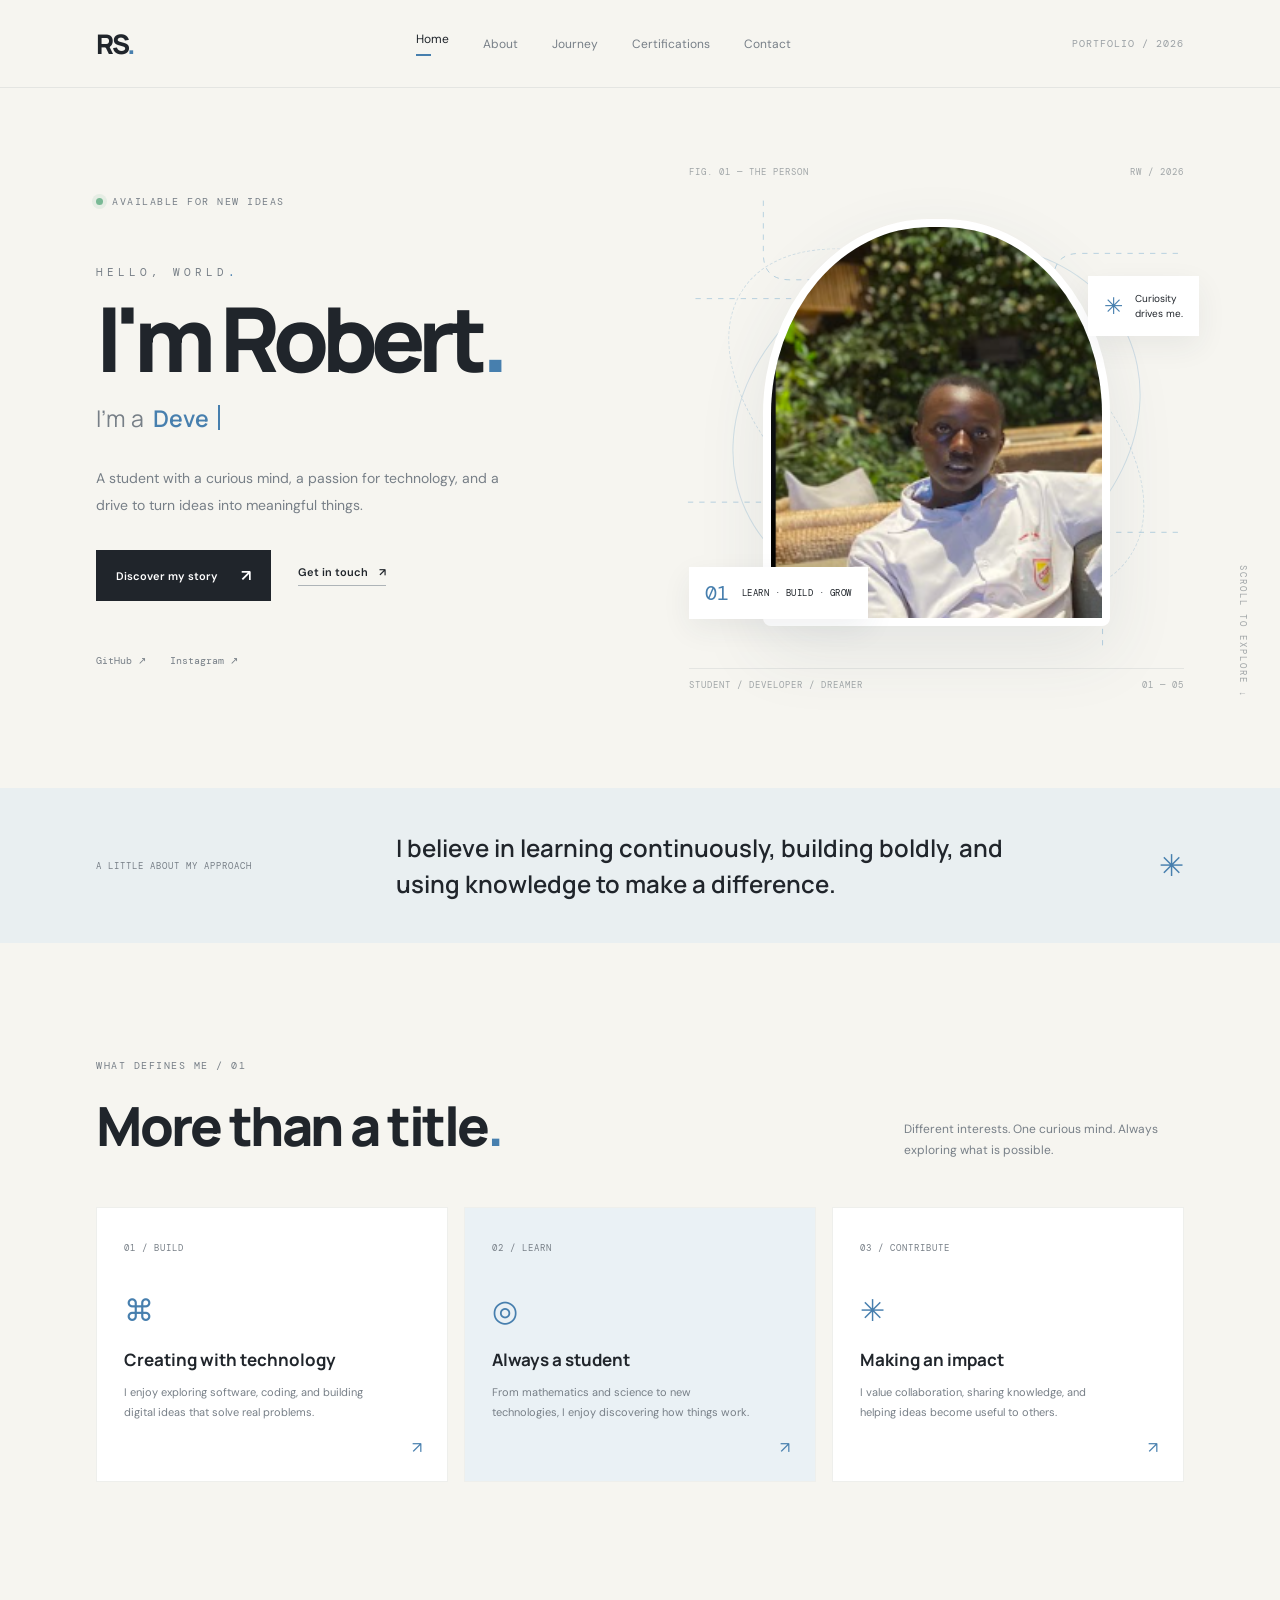
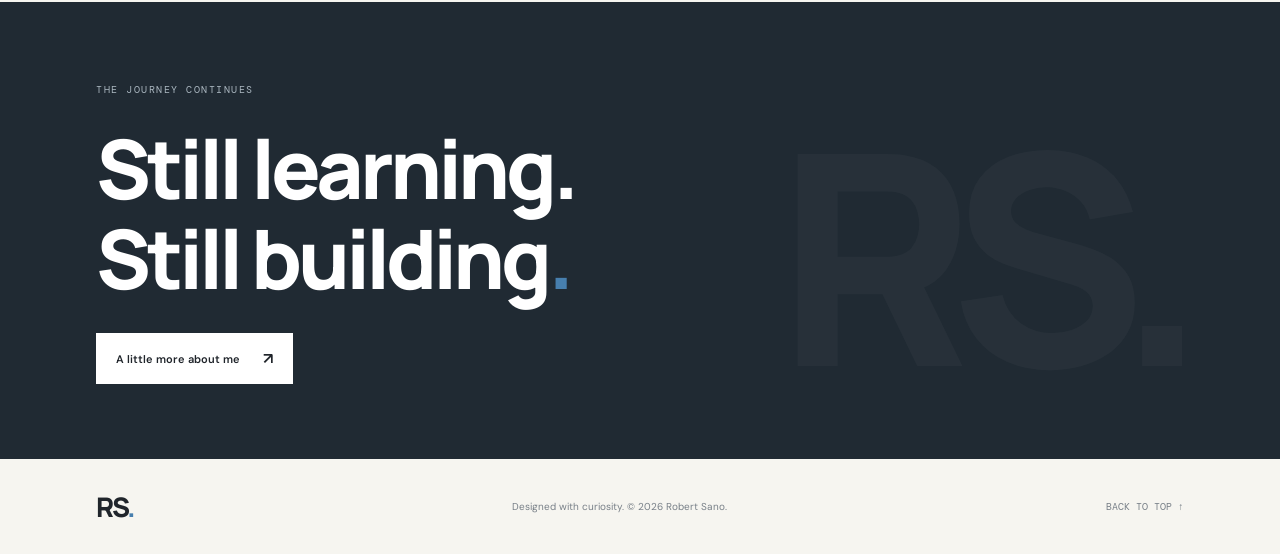
<file: index.html>
<!DOCTYPE html>
<html lang="en">
<head>
  <meta charset="UTF-8">
  <meta name="viewport" content="width=device-width, initial-scale=1.0">
  <meta name="theme-color" content="#f6f5f0">
  <meta name="description" content="The personal portfolio of Robert Sano — student, developer and innovator.">
  <title>Robert Sano — Portfolio</title>
  <link rel="preconnect" href="https://fonts.googleapis.com">
  <link rel="preconnect" href="https://fonts.gstatic.com" crossorigin>
  <link href="https://fonts.googleapis.com/css2?family=DM+Mono:wght@400;500&family=DM+Sans:wght@400;500;600;700&family=Manrope:wght@400;500;600;700;800&display=swap" rel="stylesheet">
  <link rel="stylesheet" href="style.css">
</head>
<body>

  <div class="loader" id="loader">
    <span>RS<span class="blue-dot">.</span></span>
    <div class="loader-line"><i></i></div>
  </div>

  <header class="site-header">
    <a class="logo" href="index.html">RS<span>.</span></a>

    <button class="menu-toggle" id="menuToggle" aria-label="Open navigation" aria-expanded="false">
      <span></span><span></span>
    </button>

    <nav class="navigation" id="navigation">
      <a class="active" href="index.html">Home</a>
      <a href="about.html">About</a>
      <a href="journey.html">Journey</a>
      <a href="certifications.html">Certifications</a>
      <a href="contact.html">Contact</a>
    </nav>
    <span class="header-index">PORTFOLIO / 2026</span>
  </header>

  <main>
    <section class="hero section-wrap">
      <div class="hero-copy">
        <div class="eyebrow"><span class="status-dot"></span> AVAILABLE FOR NEW IDEAS</div>

        <p class="hero-intro">HELLO, WORLD<span class="blue-dot">.</span></p>

        <h1>I'm Robert<span class="blue-dot">.</span></h1>

        <div class="role-line">
          <span class="role-prefix">I'm a</span>
          <span class="typed-role" id="typedRole">Developer</span>
          <span class="typing-cursor"></span>
        </div>

        <p class="hero-description">
          A student with a curious mind, a passion for technology,
          and a drive to turn ideas into meaningful things.
        </p>

        <div class="hero-actions">
          <a class="button button-primary" href="about.html">Discover my story <span>↗</span></a>
          <a class="text-link" href="contact.html">Get in touch <span>↗</span></a>
        </div>

        <div class="social-links">
          <a href="https://github.com/robertsanouwitonze-hub" target="_blank" rel="noopener noreferrer">GitHub ↗</a>
          <a href="https://instagram.com/" target="_blank" rel="noopener noreferrer">Instagram ↗</a>
        </div>
      </div>

      <div class="hero-visual">
        <div class="visual-topline">
          <span>FIG. 01 — THE PERSON</span>
          <span>RW / 2026</span>
        </div>

        <div class="portrait-stage">
          <svg class="circuit circuit-back" viewBox="0 0 600 650" fill="none" aria-hidden="true">
            <path d="M-20 160 H110 Q145 160 145 195 V250 Q145 285 180 285 H230" />
            <path d="M620 100 H490 Q455 100 455 135 V190 Q455 225 420 225 H380" />
            <path d="M-30 430 H70 Q110 430 110 390 V350 Q110 310 150 310 H190" />
            <path d="M620 470 H500 Q460 470 460 430 V390 Q460 350 420 350 H390" />
            <path d="M70 30 V100 Q70 135 105 135 H145" />
            <path d="M520 620 V550 Q520 515 485 515 H450" />
            <circle cx="230" cy="285" r="5"/><circle cx="380" cy="225" r="5"/>
            <circle cx="190" cy="310" r="5"/><circle cx="390" cy="350" r="5"/>
          </svg>

          <div class="portrait-frame">
            <div class="portrait-placeholder" id="portraitPlaceholder">
              <span>YOUR<br>PORTRAIT</span>
              <small>Add profile.png</small>
            </div>
            <img src="profile.png" alt="Portrait of Robert Sano" id="profileImage">
          </div>

          <div class="orbit orbit-one"></div>
          <div class="orbit orbit-two"></div>

          <div class="floating-note note-top">
            <span class="note-symbol">✳</span>
            <span>Curiosity<br>drives me.</span>
          </div>
          <div class="floating-note note-bottom">
            <span class="note-number">01</span>
            <span>LEARN · BUILD · GROW</span>
          </div>
        </div>

        <div class="visual-bottomline">
          <span>STUDENT / DEVELOPER / DREAMER</span>
          <span>01 — 05</span>
        </div>
      </div>

      <div class="hero-side-label">SCROLL TO EXPLORE ↓</div>
    </section>

    <section class="intro-strip">
      <div class="strip-label">A LITTLE ABOUT MY APPROACH</div>
      <p>I believe in learning continuously, building boldly, and using knowledge to make a difference.</p>
      <span class="strip-mark">✳</span>
    </section>

    <section class="highlights section-wrap">
      <div class="section-heading">
        <div>
          <span class="eyebrow">WHAT DEFINES ME / 01</span>
          <h2>More than a title<span class="blue-dot">.</span></h2>
        </div>
        <p>Different interests. One curious mind. Always exploring what is possible.</p>
      </div>

      <div class="highlight-grid">
        <article class="highlight-card">
          <span class="card-index">01 / BUILD</span>
          <div class="card-icon">⌘</div>
          <h3>Creating with technology</h3>
          <p>I enjoy exploring software, coding, and building digital ideas that solve real problems.</p>
          <span class="card-arrow">↗</span>
        </article>

        <article class="highlight-card highlight-blue">
          <span class="card-index">02 / LEARN</span>
          <div class="card-icon">◎</div>
          <h3>Always a student</h3>
          <p>From mathematics and science to new technologies, I enjoy discovering how things work.</p>
          <span class="card-arrow">↗</span>
        </article>

        <article class="highlight-card">
          <span class="card-index">03 / CONTRIBUTE</span>
          <div class="card-icon">✳</div>
          <h3>Making an impact</h3>
          <p>I value collaboration, sharing knowledge, and helping ideas become useful to others.</p>
          <span class="card-arrow">↗</span>
        </article>
      </div>
    </section>

    <section class="closing-section">
      <div class="closing-inner">
        <span class="eyebrow">THE JOURNEY CONTINUES</span>
        <h2>Still learning.<br>Still building<span class="blue-dot">.</span></h2>
        <a href="about.html" class="button button-light">A little more about me <span>↗</span></a>
        <div class="closing-decoration">RS<span>.</span></div>
      </div>
    </section>
  </main>

  <footer class="site-footer">
    <a class="logo" href="index.html">RS<span>.</span></a>
    <p>Designed with curiosity. © <span id="year"></span> Robert Sano.</p>
    <a href="#top" class="back-top">BACK TO TOP ↑</a>
  </footer>

  <script src="script.js"></script>
</body>
</html>
</file>
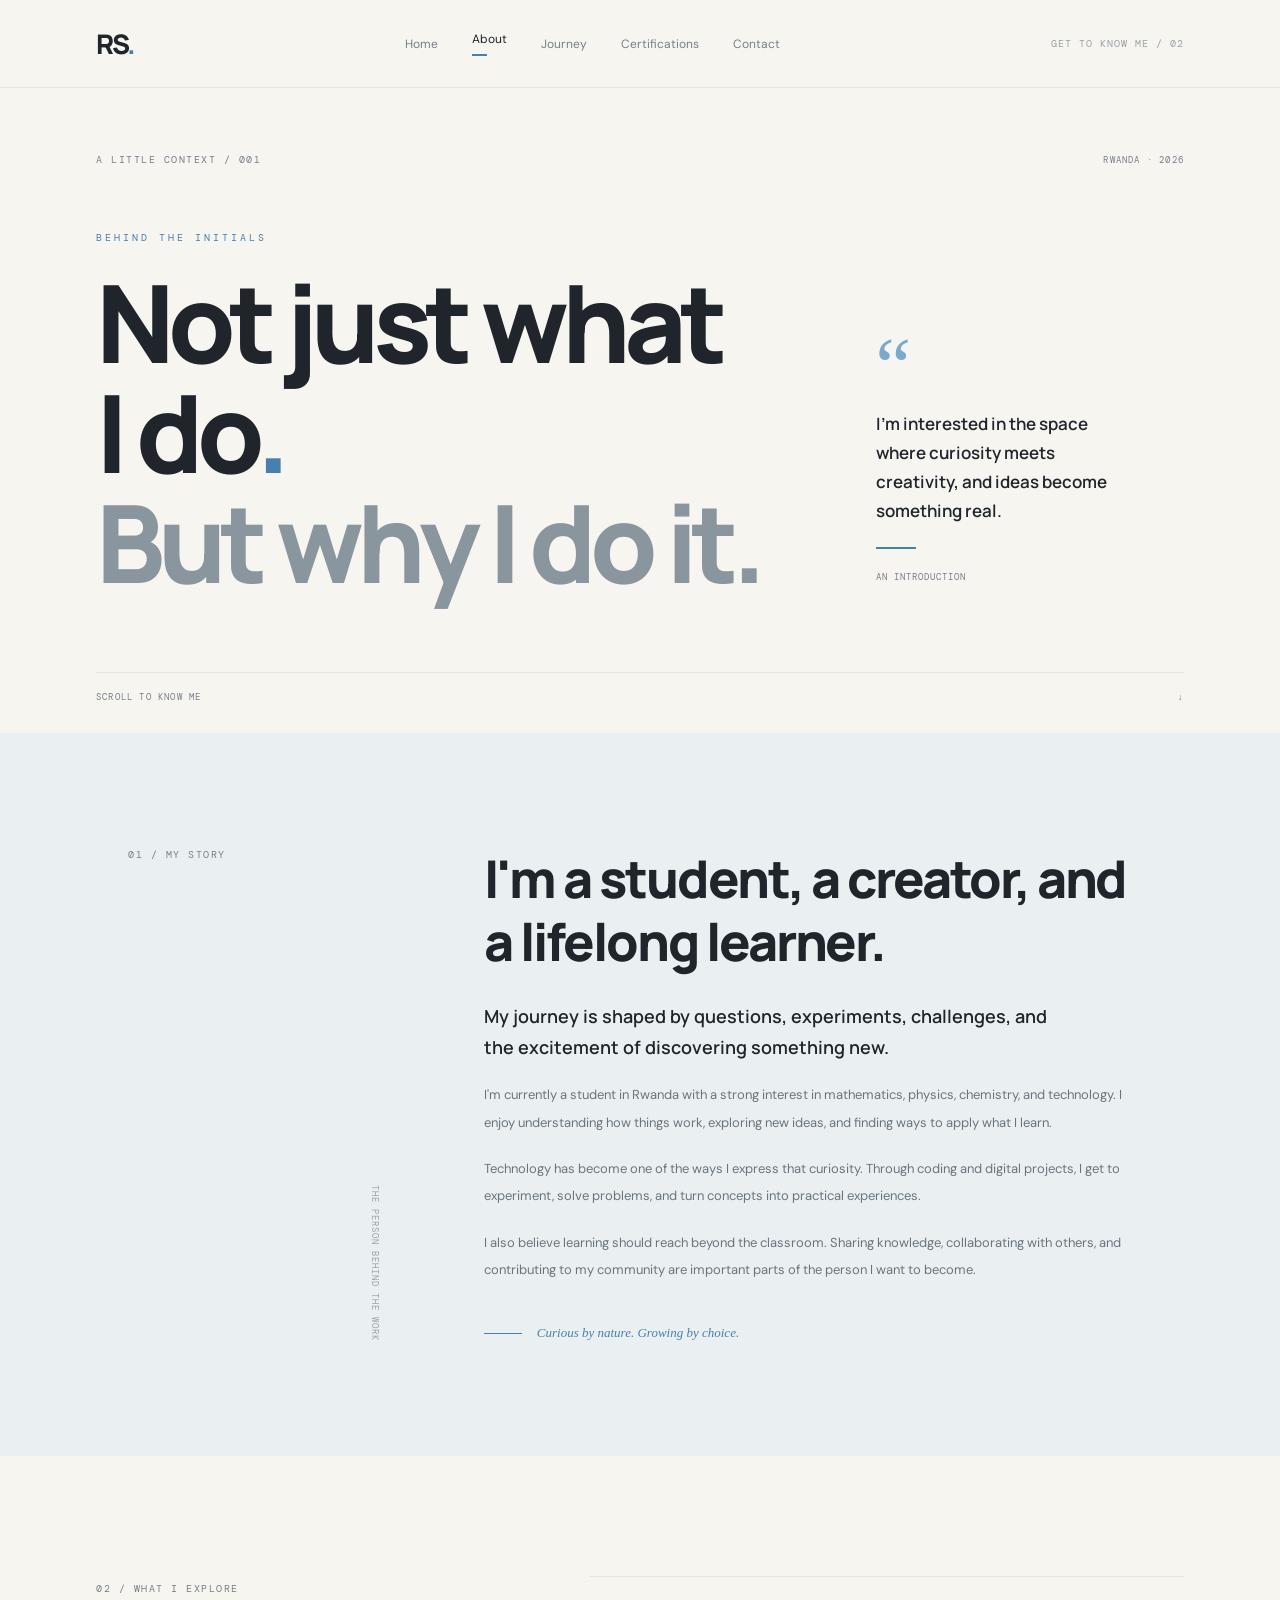
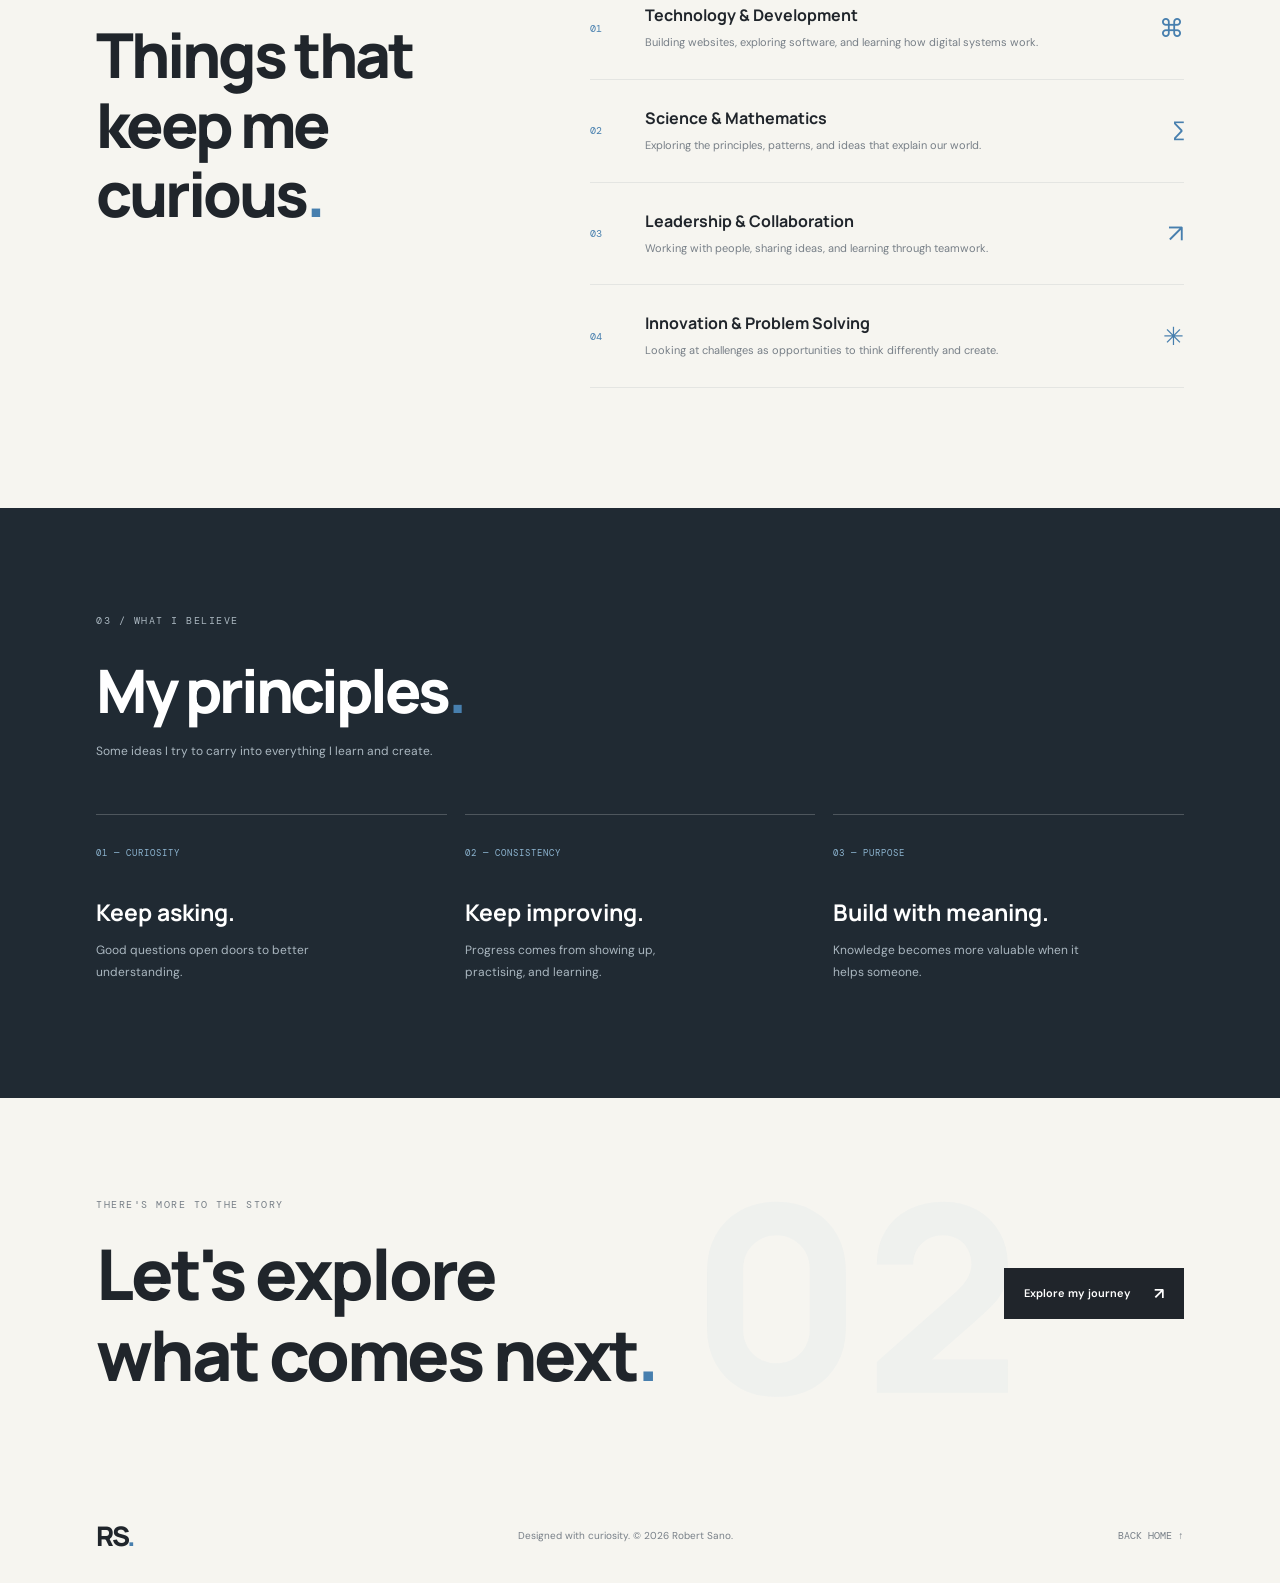
<file: about.html>
<!DOCTYPE html>
<html lang="en">
<head>
  <meta charset="UTF-8">
  <meta name="viewport" content="width=device-width, initial-scale=1.0">
  <meta name="theme-color" content="#f6f5f0">
  <meta name="description" content="Learn more about Robert Sano, his interests, values and journey.">
  <title>About — Robert Sano</title>
  <link rel="preconnect" href="https://fonts.googleapis.com">
  <link rel="preconnect" href="https://fonts.gstatic.com" crossorigin>
  <link href="https://fonts.googleapis.com/css2?family=DM+Mono:wght@400;500&family=DM+Sans:wght@400;500;600;700&family=Manrope:wght@400;500;600;700;800&display=swap" rel="stylesheet">
  <link rel="stylesheet" href="style.css">
  <link rel="stylesheet" href="about.css">
</head>
<body>

  <header class="site-header">
    <a class="logo" href="index.html">RS<span>.</span></a>

    <button class="menu-toggle" id="menuToggle" aria-label="Open navigation" aria-expanded="false">
      <span></span><span></span>
    </button>

    <nav class="navigation" id="navigation">
      <a href="index.html">Home</a>
      <a class="active" href="about.html">About</a>
      <a href="journey.html">Journey</a>
      <a href="certifications.html">Certifications</a>
      <a href="contact.html">Contact</a>
    </nav>
    <span class="header-index">GET TO KNOW ME / 02</span>
  </header>

  <main class="about-page">

    <section class="about-opening">
      <div class="about-opening-top">
        <span class="eyebrow">A LITTLE CONTEXT / 001</span>
        <span class="about-date">RWANDA · 2026</span>
      </div>

      <div class="about-opening-content">
        <div class="about-heading">
          <p class="about-kicker">BEHIND THE INITIALS</p>
          <h1>Not just what<br>I do<span class="blue-dot">.</span><br><em>But why I do it.</em></h1>
        </div>

        <div class="about-side-note">
          <span class="side-note-mark">“</span>
          <p>I'm interested in the space where curiosity meets creativity, and ideas become something real.</p>
          <span class="side-note-line"></span>
          <small>AN INTRODUCTION</small>
        </div>
      </div>

      <div class="about-bottom-label">
        <span>SCROLL TO KNOW ME</span>
        <span>↓</span>
      </div>
    </section>

    <section class="about-story">
      <div class="story-label">
        <span class="eyebrow">01 / MY STORY</span>
        <span class="story-vertical">THE PERSON BEHIND THE WORK</span>
      </div>

      <div class="story-content">
        <h2>I'm a student, a creator, and a lifelong learner.</h2>

        <p class="story-lead">
          My journey is shaped by questions, experiments, challenges,
          and the excitement of discovering something new.
        </p>

        <p>
          I'm currently a student in Rwanda with a strong interest in
          mathematics, physics, chemistry, and technology. I enjoy
          understanding how things work, exploring new ideas, and
          finding ways to apply what I learn.
        </p>

        <p>
          Technology has become one of the ways I express that curiosity.
          Through coding and digital projects, I get to experiment,
          solve problems, and turn concepts into practical experiences.
        </p>

        <p>
          I also believe learning should reach beyond the classroom.
          Sharing knowledge, collaborating with others, and contributing
          to my community are important parts of the person I want to become.
        </p>

        <div class="story-signature">
          <span class="signature-line"></span>
          <span>Curious by nature. Growing by choice.</span>
        </div>
      </div>
    </section>

    <section class="about-interests">
      <div class="interests-heading">
        <span class="eyebrow">02 / WHAT I EXPLORE</span>
        <h2>Things that<br>keep me curious<span class="blue-dot">.</span></h2>
      </div>

      <div class="interest-list">
        <article class="interest-row">
          <span class="interest-number">01</span>
          <div>
            <h3>Technology & Development</h3>
            <p>Building websites, exploring software, and learning how digital systems work.</p>
          </div>
          <span class="interest-symbol">⌘</span>
        </article>

        <article class="interest-row">
          <span class="interest-number">02</span>
          <div>
            <h3>Science & Mathematics</h3>
            <p>Exploring the principles, patterns, and ideas that explain our world.</p>
          </div>
          <span class="interest-symbol">∑</span>
        </article>

        <article class="interest-row">
          <span class="interest-number">03</span>
          <div>
            <h3>Leadership & Collaboration</h3>
            <p>Working with people, sharing ideas, and learning through teamwork.</p>
          </div>
          <span class="interest-symbol">↗</span>
        </article>

        <article class="interest-row">
          <span class="interest-number">04</span>
          <div>
            <h3>Innovation & Problem Solving</h3>
            <p>Looking at challenges as opportunities to think differently and create.</p>
          </div>
          <span class="interest-symbol">✳</span>
        </article>
      </div>
    </section>

    <section class="principles-section">
      <div class="principles-intro">
        <span class="eyebrow">03 / WHAT I BELIEVE</span>
        <h2>My principles<span class="blue-dot">.</span></h2>
        <p>Some ideas I try to carry into everything I learn and create.</p>
      </div>

      <div class="principles-grid">
        <article class="principle">
          <span>01 — CURIOSITY</span>
          <h3>Keep asking.</h3>
          <p>Good questions open doors to better understanding.</p>
        </article>

        <article class="principle">
          <span>02 — CONSISTENCY</span>
          <h3>Keep improving.</h3>
          <p>Progress comes from showing up, practising, and learning.</p>
        </article>

        <article class="principle">
          <span>03 — PURPOSE</span>
          <h3>Build with meaning.</h3>
          <p>Knowledge becomes more valuable when it helps someone.</p>
        </article>
      </div>
    </section>

    <section class="about-next">
      <div>
        <span class="eyebrow">THERE'S MORE TO THE STORY</span>
        <h2>Let's explore<br>what comes next<span class="blue-dot">.</span></h2>
      </div>
      <a class="button button-primary" href="journey.html">Explore my journey <span>↗</span></a>
      <span class="next-decoration">02</span>
    </section>

  </main>

  <footer class="site-footer">
    <a class="logo" href="index.html">RS<span>.</span></a>
    <p>Designed with curiosity. © <span id="year"></span> Robert Sano.</p>
    <a href="index.html" class="back-top">BACK HOME ↑</a>
  </footer>

  <script src="script.js"></script>
  <script src="about.js"></script>
</body>
</html>
</file>
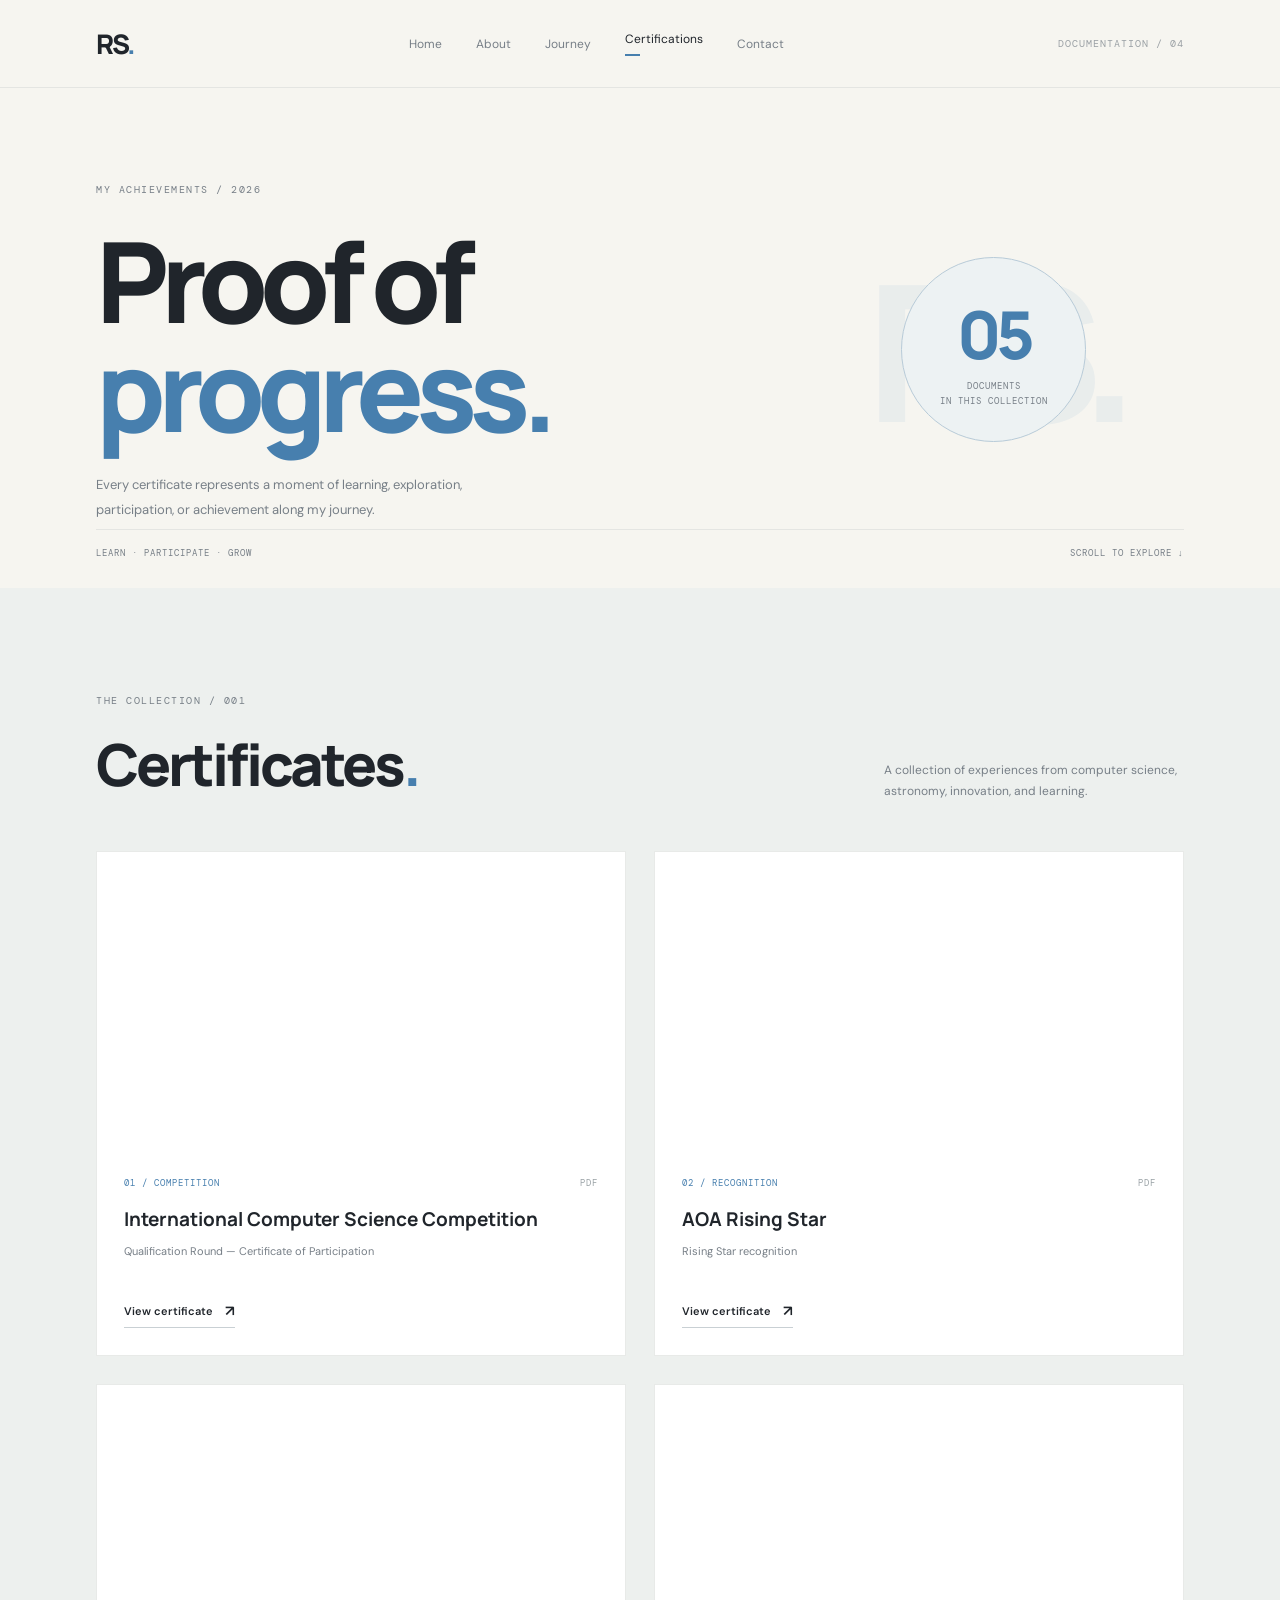
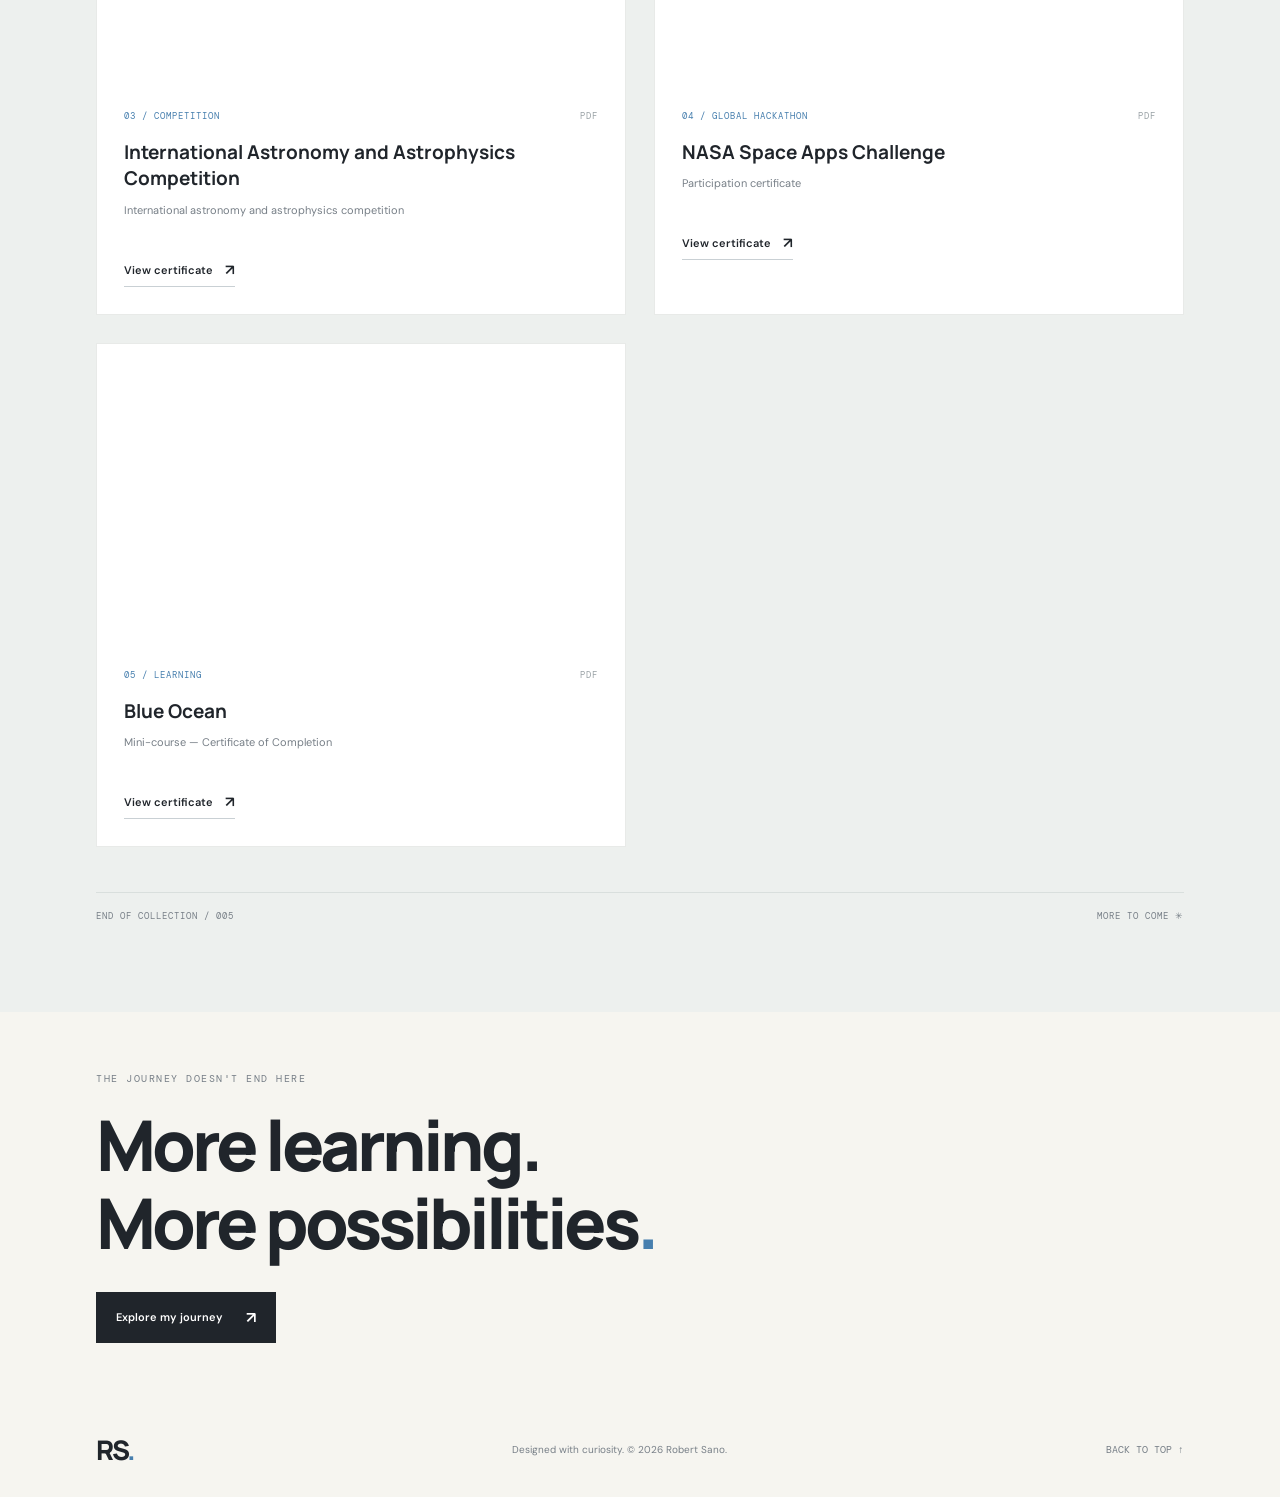
<file: certifications.html>
<!DOCTYPE html>
<html lang="en">
<head>
  <meta charset="UTF-8">
  <meta name="viewport" content="width=device-width, initial-scale=1.0">
  <meta name="theme-color" content="#f6f5f0">
  <meta name="description" content="Certificates, competitions and learning achievements of Robert Sano.">
  <title>Certifications — Robert Sano</title>

  <link rel="preconnect" href="https://fonts.googleapis.com">
  <link rel="preconnect" href="https://fonts.gstatic.com" crossorigin>
  <link href="https://fonts.googleapis.com/css2?family=DM+Mono:wght@400;500&family=DM+Sans:wght@400;500;600;700&family=Manrope:wght@400;500;600;700;800&display=swap" rel="stylesheet">

  <link rel="stylesheet" href="style.css">
  <link rel="stylesheet" href="certifications.css">
</head>

<body>

<header class="site-header">
  <a class="logo" href="index.html">RS<span>.</span></a>

  <button class="menu-toggle" id="menuToggle" aria-label="Open navigation" aria-expanded="false">
    <span></span><span></span>
  </button>

  <nav class="navigation" id="navigation">
    <a href="index.html">Home</a>
    <a href="about.html">About</a>
    <a href="journey.html">Journey</a>
    <a class="active" href="certifications.html">Certifications</a>
    <a href="contact.html">Contact</a>
  </nav>

  <span class="header-index">DOCUMENTATION / 04</span>
</header>

<main class="cert-page">

  <section class="cert-hero">
    <div class="cert-hero-left">
      <span class="eyebrow">MY ACHIEVEMENTS / 2026</span>

      <h1>
        Proof of<br>
        <span>progress.</span>
      </h1>

      <p>
        Every certificate represents a moment of learning,
        exploration, participation, or achievement along my journey.
      </p>
    </div>

    <div class="cert-hero-right">
      <div class="cert-counter">
        <span class="counter-number">05</span>
        <span class="counter-label">DOCUMENTS<br>IN THIS COLLECTION</span>
      </div>
      <div class="counter-decoration">RS<span>.</span></div>
    </div>

    <div class="cert-hero-footer">
      <span>LEARN · PARTICIPATE · GROW</span>
      <span>SCROLL TO EXPLORE ↓</span>
    </div>
  </section>

  <section class="cert-gallery">

    <div class="gallery-heading">
      <div>
        <span class="eyebrow">THE COLLECTION / 001</span>
        <h2>Certificates<span class="blue-dot">.</span></h2>
      </div>

      <p>
        A collection of experiences from computer science,
        astronomy, innovation, and learning.
      </p>
    </div>

    <div class="cert-grid">

      <!-- ICSC -->
      <article class="cert-card">
        <a class="cert-preview" href="certificates/icsc.pdf" target="_blank" rel="noopener noreferrer" aria-label="Open ICSC certificate">
          <div class="pdf-frame">
            <iframe src="certificates/icsc.pdf#page=1&view=FitH&toolbar=0&navpanes=0" title="ICSC certificate preview" loading="lazy"></iframe>
          </div>
          <span class="preview-open">OPEN DOCUMENT ↗</span>
        </a>

        <div class="cert-details">
          <div class="cert-meta">
            <span>01 / COMPETITION</span>
            <span>PDF</span>
          </div>
          <h3>International Computer Science Competition</h3>
          <p>Qualification Round — Certificate of Participation</p>
          <a href="certificates/icsc.pdf" target="_blank" rel="noopener noreferrer" class="cert-link">
            View certificate <span>↗</span>
          </a>
        </div>
      </article>

      <!-- AOA -->
      <article class="cert-card">
        <a class="cert-preview" href="certificates/aoa.pdf" target="_blank" rel="noopener noreferrer" aria-label="Open AOA Rising Star certificate">
          <div class="pdf-frame">
            <iframe src="certificates/aoa.pdf#page=1&view=FitH&toolbar=0&navpanes=0" title="AOA Rising Star certificate preview" loading="lazy"></iframe>
          </div>
          <span class="preview-open">OPEN DOCUMENT ↗</span>
        </a>

        <div class="cert-details">
          <div class="cert-meta">
            <span>02 / RECOGNITION</span>
            <span>PDF</span>
          </div>
          <h3>AOA Rising Star</h3>
          <p>Rising Star recognition</p>
          <a href="certificates/aoa.pdf" target="_blank" rel="noopener noreferrer" class="cert-link">
            View certificate <span>↗</span>
          </a>
        </div>
      </article>

      <!-- IAAC -->
      <article class="cert-card">
        <a class="cert-preview" href="certificates/iaac.pdf" target="_blank" rel="noopener noreferrer" aria-label="Open IAAC certificate">
          <div class="pdf-frame">
            <iframe src="certificates/iaac.pdf#page=1&view=FitH&toolbar=0&navpanes=0" title="IAAC certificate preview" loading="lazy"></iframe>
          </div>
          <span class="preview-open">OPEN DOCUMENT ↗</span>
        </a>

        <div class="cert-details">
          <div class="cert-meta">
            <span>03 / COMPETITION</span>
            <span>PDF</span>
          </div>
          <h3>International Astronomy and Astrophysics Competition</h3>
          <p>International astronomy and astrophysics competition</p>
          <a href="certificates/iaac.pdf" target="_blank" rel="noopener noreferrer" class="cert-link">
            View certificate <span>↗</span>
          </a>
        </div>
      </article>

      <!-- NASA -->
      <article class="cert-card">
        <a class="cert-preview" href="certificates/nasa.pdf" target="_blank" rel="noopener noreferrer" aria-label="Open NASA Space Apps certificate">
          <div class="pdf-frame">
            <iframe src="certificates/nasa.pdf#page=1&view=FitH&toolbar=0&navpanes=0" title="NASA Space Apps certificate preview" loading="lazy"></iframe>
          </div>
          <span class="preview-open">OPEN DOCUMENT ↗</span>
        </a>

        <div class="cert-details">
          <div class="cert-meta">
            <span>04 / GLOBAL HACKATHON</span>
            <span>PDF</span>
          </div>
          <h3>NASA Space Apps Challenge</h3>
          <p>Participation certificate</p>
          <a href="certificates/nasa.pdf" target="_blank" rel="noopener noreferrer" class="cert-link">
            View certificate <span>↗</span>
          </a>
        </div>
      </article>

      <!-- BLUE OCEAN -->
      <article class="cert-card">
        <a class="cert-preview" href="certificates/blueocean.pdf" target="_blank" rel="noopener noreferrer" aria-label="Open Blue Ocean certificate">
          <div class="pdf-frame">
            <iframe src="certificates/blueocean.pdf#page=1&view=FitH&toolbar=0&navpanes=0" title="Blue Ocean certificate preview" loading="lazy"></iframe>
          </div>
          <span class="preview-open">OPEN DOCUMENT ↗</span>
        </a>

        <div class="cert-details">
          <div class="cert-meta">
            <span>05 / LEARNING</span>
            <span>PDF</span>
          </div>
          <h3>Blue Ocean</h3>
          <p>Mini-course — Certificate of Completion</p>
          <a href="certificates/blueocean.pdf" target="_blank" rel="noopener noreferrer" class="cert-link">
            View certificate <span>↗</span>
          </a>
        </div>
      </article>

    </div>

    <div class="gallery-end">
      <span>END OF COLLECTION / 005</span>
      <span>MORE TO COME ✳</span>
    </div>
  </section>

  <section class="cert-bottom">
    <span class="eyebrow">THE JOURNEY DOESN'T END HERE</span>
    <h2>More learning.<br>More possibilities<span class="blue-dot">.</span></h2>
    <a href="journey.html" class="button button-primary">
      Explore my journey <span>↗</span>
    </a>
  </section>

</main>

<footer class="site-footer">
  <a class="logo" href="index.html">RS<span>.</span></a>
  <p>Designed with curiosity. © <span id="year"></span> Robert Sano.</p>
  <a href="#" class="back-top">BACK TO TOP ↑</a>
</footer>

<script src="script.js"></script>

</body>
</html>
</file>
<file: style.css>
:root {
  --paper: #f6f5f0;
  --white: #fff;
  --ink: #20252b;
  --muted: #777f87;
  --blue: #79a9d2;
  --blue-dark: #477fae;
  --line: #e4e5e2;
  --mono: "DM Mono", monospace;
  --sans: "DM Sans", sans-serif;
  --display: "Manrope", sans-serif;
}

* { margin: 0; padding: 0; box-sizing: border-box; }
html { scroll-behavior: smooth; }
body { background: var(--paper); color: var(--ink); font-family: var(--sans); overflow-x: hidden; }
a { color: inherit; text-decoration: none; }
button { font: inherit; }
.blue-dot, .logo span { color: var(--blue-dark); }

.loader {
  position: fixed; inset: 0; z-index: 1000; background: var(--paper);
  display: flex; flex-direction: column; align-items: center; justify-content: center;
  gap: 20px; transition: opacity .6s ease, visibility .6s ease;
}
.loader.hidden { opacity: 0; visibility: hidden; }
.loader > span { font: 800 42px var(--display); }
.loader-line { width: 110px; height: 2px; background: #ddd; overflow: hidden; }
.loader-line i { display: block; width: 100%; height: 100%; background: var(--blue-dark); animation: load 1s ease forwards; }
@keyframes load { from { transform: translateX(-100%); } to { transform: translateX(0); } }

.site-header {
  height: 88px; padding: 0 7.5%; display: flex; align-items: center;
  justify-content: space-between; border-bottom: 1px solid var(--line);
  position: relative; z-index: 20;
}
.logo { font: 800 27px var(--display); letter-spacing: -2px; }
.navigation { display: flex; gap: 34px; align-items: center; }
.navigation a { font-size: 12px; color: var(--muted); transition: color .25s; }
.navigation a:hover, .navigation a.active { color: var(--ink); }
.navigation a.active::after { content: ""; display: block; height: 2px; width: 15px; background: var(--blue-dark); margin-top: 7px; }
.header-index { font: 10px var(--mono); color: #9ba1a5; letter-spacing: 1px; }
.menu-toggle { display: none; }

.section-wrap { width: min(1180px, 85%); margin: auto; }
.hero { min-height: 700px; display: grid; grid-template-columns: 1.05fr .95fr; align-items: center; gap: 45px; position: relative; padding-top: 55px; padding-bottom: 75px; }
.hero-copy { position: relative; z-index: 2; animation: rise .8s .2s both; }
.eyebrow { font: 10px var(--mono); letter-spacing: 1.5px; color: var(--muted); display: inline-flex; align-items: center; gap: 9px; }
.status-dot { width: 7px; height: 7px; border-radius: 50%; background: #79b995; box-shadow: 0 0 0 4px #79b99522; }
.hero-intro { font: 11px var(--mono); letter-spacing: 4px; color: var(--muted); margin-top: 55px; }
.hero h1 { font: 800 clamp(58px, 7vw, 100px)/1.05 var(--display); letter-spacing: -7px; margin: 12px 0; }
.role-line { display: flex; align-items: center; gap: 9px; min-height: 42px; font: 600 23px var(--display); }
.role-prefix { color: var(--muted); font-weight: 400; }
.typed-role { color: var(--blue-dark); }
.typing-cursor { width: 2px; height: 25px; background: var(--blue-dark); animation: blink .8s infinite; }
@keyframes blink { 50% { opacity: 0; } }
.hero-description { max-width: 430px; color: var(--muted); font-size: 14px; line-height: 1.9; margin-top: 26px; }
.hero-actions { display: flex; align-items: center; gap: 27px; margin-top: 32px; }
.button { display: inline-flex; align-items: center; gap: 23px; padding: 15px 20px; font-size: 11px; font-weight: 600; transition: .3s; }
.button span { font-size: 16px; }
.button-primary { background: var(--ink); color: white; }
.button-primary:hover { background: var(--blue-dark); transform: translateY(-3px); }
.text-link { font-size: 11px; font-weight: 600; border-bottom: 1px solid #aeb4b8; padding-bottom: 6px; }
.text-link span { margin-left: 8px; }
.social-links { display: flex; gap: 24px; margin-top: 53px; }
.social-links a { font: 10px var(--mono); color: var(--muted); transition: color .2s; }
.social-links a:hover { color: var(--blue-dark); }

.hero-visual { position: relative; min-width: 0; animation: rise .9s .35s both; }
.visual-topline, .visual-bottomline { display: flex; justify-content: space-between; color: #a1a6a8; font: 9px var(--mono); letter-spacing: 1px; }
.portrait-stage { height: 490px; position: relative; display: flex; align-items: center; justify-content: center; }
.portrait-frame { position: relative; z-index: 2; width: 70%; height: 83%; background: #dfe8ed; overflow: hidden; border-radius: 48% 48% 8px 8px; border: 8px solid #fff; box-shadow: 0 25px 70px #344c5b18; }
.portrait-frame img { width: 100%; height: 100%; object-fit: cover; display: block; position: relative; z-index: 1; }
.portrait-placeholder { position: absolute; inset: 0; display: flex; flex-direction: column; align-items: center; justify-content: center; gap: 10px; color: #6b8290; font: 800 25px var(--display); text-align: center; }
.portrait-placeholder small { font: 10px var(--mono); }
.circuit { position: absolute; inset: 0; width: 100%; height: 100%; z-index: 1; overflow: visible; }
.circuit path { stroke: #8bb7d3; stroke-width: 1.2; opacity: .65; stroke-dasharray: 7 8; animation: dash 25s linear infinite; }
.circuit circle { fill: var(--blue-dark); }
@keyframes dash { to { stroke-dashoffset: -300; } }
.orbit { position: absolute; border: 1px solid #83b0ce55; border-radius: 50%; z-index: 0; }
.orbit-one { width: 85%; height: 70%; transform: rotate(-25deg); }
.orbit-two { width: 95%; height: 55%; transform: rotate(35deg); border-style: dashed; }
.floating-note { position: absolute; z-index: 3; background: white; box-shadow: 0 10px 30px #293c4a12; display: flex; align-items: center; gap: 12px; padding: 13px 16px; font-size: 10px; line-height: 1.5; }
.note-top { top: 20%; right: -3%; }
.note-symbol { color: var(--blue-dark); font-size: 23px; }
.note-bottom { bottom: 10%; left: 0; font: 9px var(--mono); letter-spacing: .5px; }
.note-number { font-size: 20px; color: var(--blue-dark); }
.visual-bottomline { padding-top: 10px; border-top: 1px solid var(--line); }
.hero-side-label { position: absolute; right: -6%; bottom: 90px; writing-mode: vertical-rl; font: 9px var(--mono); color: #a1a6a8; letter-spacing: 2px; }

.intro-strip { background: #e9eff1; min-height: 155px; padding: 35px 7.5%; display: flex; align-items: center; justify-content: space-between; gap: 30px; }
.strip-label { font: 9px var(--mono); letter-spacing: 1px; color: var(--muted); }
.intro-strip p { max-width: 620px; font: 600 clamp(17px, 2.2vw, 24px)/1.5 var(--display); }
.strip-mark { color: var(--blue-dark); font-size: 30px; }

.highlights { padding-top: 110px; padding-bottom: 120px; }
.section-heading { display: flex; align-items: end; justify-content: space-between; gap: 30px; margin-bottom: 45px; }
.section-heading h2 { font: 800 clamp(35px, 5vw, 54px) var(--display); letter-spacing: -2.5px; margin-top: 14px; }
.section-heading > p { max-width: 280px; color: var(--muted); font-size: 12px; line-height: 1.8; }
.highlight-grid { display: grid; grid-template-columns: repeat(3, 1fr); gap: 16px; }
.highlight-card { min-height: 275px; background: white; padding: 27px; position: relative; border: 1px solid #eeefec; transition: transform .3s, box-shadow .3s; }
.highlight-card:hover { transform: translateY(-7px); box-shadow: 0 18px 35px #2c465311; }
.highlight-blue { background: #eaf1f5; }
.card-index { font: 9px var(--mono); color: var(--muted); letter-spacing: 1px; }
.card-icon { font-size: 30px; color: var(--blue-dark); margin: 35px 0 18px; }
.highlight-card h3 { font: 700 17px var(--display); margin-bottom: 12px; }
.highlight-card p { font-size: 11px; color: var(--muted); line-height: 1.8; max-width: 260px; }
.card-arrow { position: absolute; right: 25px; bottom: 23px; color: var(--blue-dark); }

.closing-section { background: #202a33; color: white; overflow: hidden; }
.closing-inner { width: min(1180px, 85%); margin: auto; min-height: 400px; padding: 75px 0; position: relative; }
.closing-inner .eyebrow { color: #aab7c0; }
.closing-inner h2 { font: 800 clamp(48px, 7vw, 82px)/1.1 var(--display); letter-spacing: -4px; margin: 25px 0 30px; position: relative; z-index: 1; }
.button-light { background: white; color: var(--ink); }
.button-light:hover { background: var(--blue); transform: translateY(-3px); }
.closing-decoration { position: absolute; right: 0; top: 50px; font: 800 clamp(130px, 23vw, 300px) var(--display); letter-spacing: -25px; color: #ffffff08; }

.site-footer { min-height: 95px; padding: 20px 7.5%; display: flex; align-items: center; justify-content: space-between; gap: 20px; }
.site-footer p, .back-top { color: var(--muted); font-size: 10px; }
.back-top { font-family: var(--mono); }

@keyframes rise { from { opacity: 0; transform: translateY(25px); } to { opacity: 1; transform: translateY(0); } }

@media (max-width: 850px) {
  .site-header { padding: 0 6%; }
  .header-index { display: none; }
  .section-wrap { width: 88%; }
  .hero { grid-template-columns: 1fr 1fr; gap: 20px; }
  .hero h1 { letter-spacing: -4px; }
  .portrait-stage { height: 400px; }
  .note-top { right: -5%; }
  .hero-side-label { display: none; }
}
@media (max-width: 650px) {
  .site-header { height: 72px; }
  .menu-toggle { display: flex; flex-direction: column; gap: 6px; border: 0; background: transparent; padding: 10px; cursor: pointer; }
  .menu-toggle span { width: 23px; height: 2px; background: var(--ink); }
  .navigation { display: none; position: absolute; top: 72px; left: 0; right: 0; padding: 25px 7%; background: var(--paper); border-bottom: 1px solid var(--line); flex-direction: column; align-items: flex-start; gap: 22px; }
  .navigation.open { display: flex; }
  .hero { grid-template-columns: 1fr; padding-top: 55px; gap: 25px; }
  .hero-intro { margin-top: 35px; }
  .hero h1 { font-size: clamp(58px, 16vw, 85px); }
  .hero-description { font-size: 13px; }
  .social-links { margin-top: 35px; }
  .portrait-stage { height: min(115vw, 450px); }
  .portrait-frame { width: 68%; height: 82%; }
  .note-top { right: 0; }
  .note-bottom { left: 0; }
  .intro-strip { padding: 35px 7%; align-items: flex-start; flex-direction: column; gap: 15px; }
  .strip-mark { display: none; }
  .highlights { padding-top: 75px; padding-bottom: 80px; }
  .section-heading { align-items: flex-start; flex-direction: column; }
  .highlight-grid { grid-template-columns: 1fr; }
  .highlight-card { min-height: 245px; }
  .closing-inner { min-height: 350px; padding: 65px 0; }
  .closing-inner h2 { letter-spacing: -2px; }
  .closing-decoration { top: 150px; }
  .site-footer { flex-wrap: wrap; padding: 25px 7%; }
  .site-footer p { order: 3; width: 100%; }
}
</file>
<file: about.css>
.about-page { overflow: hidden; }

.about-opening {
  width: 85%;
  max-width: 1180px;
  margin: auto;
  min-height: 620px;
  padding: 65px 0 30px;
  display: flex;
  flex-direction: column;
  justify-content: space-between;
}

.about-opening-top, .about-bottom-label {
  display: flex;
  justify-content: space-between;
  align-items: center;
  font: 9px var(--mono);
  color: var(--muted);
  letter-spacing: 1.2px;
}

.about-opening-content {
  display: grid;
  grid-template-columns: 1.4fr .6fr;
  align-items: end;
  gap: 60px;
  padding: 65px 0 75px;
}

.about-kicker { font: 10px var(--mono); letter-spacing: 3px; color: var(--blue-dark); margin-bottom: 23px; }
.about-heading h1 {
  font: 800 clamp(55px, 8.5vw, 108px)/1.02 var(--display);
  letter-spacing: -7px;
}
.about-heading h1 em { color: #8a969d; font-style: normal; }

.about-side-note { max-width: 250px; padding-bottom: 12px; }
.side-note-mark { font: 80px Georgia, serif; line-height: .8; color: var(--blue); }
.about-side-note p { font: 600 17px/1.7 var(--display); margin: 12px 0 22px; }
.side-note-line { display: block; width: 40px; height: 2px; background: var(--blue-dark); margin-bottom: 15px; }
.about-side-note small { font: 9px var(--mono); letter-spacing: 1px; color: var(--muted); }

.about-bottom-label { border-top: 1px solid var(--line); padding-top: 18px; }

.about-story {
  display: grid;
  grid-template-columns: .55fr 1.45fr;
  gap: 10%;
  padding: 115px 10%;
  background: #eaf0f2;
}
.story-label { display: flex; flex-direction: column; justify-content: space-between; min-height: 350px; }
.story-vertical { writing-mode: vertical-rl; font: 9px var(--mono); color: #9aa5aa; letter-spacing: 1px; }
.story-content { max-width: 690px; }
.story-content h2 {
  font: 800 clamp(32px, 4.5vw, 52px)/1.2 var(--display);
  letter-spacing: -2px;
  max-width: 650px;
  margin-bottom: 28px;
}
.story-content p { font-size: 13px; color: #69757d; line-height: 2.1; margin-bottom: 19px; }
.story-content .story-lead { font: 600 18px/1.7 var(--display); color: var(--ink); max-width: 590px; }
.story-signature { display: flex; align-items: center; gap: 15px; margin-top: 42px; font: italic 13px Georgia, serif; color: var(--blue-dark); }
.signature-line { display: block; width: 38px; height: 1px; background: var(--blue-dark); }

.about-interests {
  width: 85%;
  max-width: 1180px;
  margin: auto;
  padding: 120px 0;
  display: grid;
  grid-template-columns: .8fr 1.2fr;
  gap: 9%;
}
.interests-heading h2 { font: 800 clamp(40px, 5vw, 62px)/1.12 var(--display); letter-spacing: -3px; margin-top: 23px; }
.interest-list { border-top: 1px solid var(--line); }
.interest-row {
  display: grid;
  grid-template-columns: 40px 1fr 35px;
  gap: 15px;
  align-items: center;
  padding: 27px 0;
  border-bottom: 1px solid var(--line);
  transition: padding .25s;
}
.interest-row:hover { padding-left: 10px; }
.interest-number { font: 10px var(--mono); color: var(--blue-dark); }
.interest-row h3 { font: 700 16px var(--display); margin-bottom: 7px; }
.interest-row p { color: var(--muted); font-size: 11px; line-height: 1.7; }
.interest-symbol { color: var(--blue-dark); font-size: 25px; text-align: right; }

.principles-section { background: #202a33; color: white; padding: 100px 7.5%; }
.principles-intro { max-width: 1180px; margin: auto; }
.principles-intro .eyebrow { color: #aab7c0; }
.principles-intro h2 { font: 800 clamp(40px, 5vw, 60px) var(--display); letter-spacing: -3px; margin: 20px 0 12px; }
.principles-intro > p { color: #aab7c0; font-size: 12px; }
.principles-grid { max-width: 1180px; margin: 55px auto 0; display: grid; grid-template-columns: repeat(3, 1fr); gap: 18px; }
.principle { border-top: 1px solid #ffffff35; padding: 25px 10px 15px 0; }
.principle > span { font: 9px var(--mono); color: #8db5d1; letter-spacing: 1px; }
.principle h3 { font: 700 23px var(--display); margin: 35px 0 12px; }
.principle p { color: #aab7c0; font-size: 12px; line-height: 1.8; max-width: 250px; }

.about-next {
  width: 85%;
  max-width: 1180px;
  min-height: 390px;
  margin: auto;
  display: flex;
  justify-content: space-between;
  align-items: center;
  position: relative;
  overflow: hidden;
}
.about-next .eyebrow { color: var(--muted); }
.about-next h2 { font: 800 clamp(40px, 6vw, 70px)/1.15 var(--display); letter-spacing: -3px; margin-top: 20px; position: relative; z-index: 1; }
.about-next .button { position: relative; z-index: 1; }
.next-decoration { position: absolute; right: 15%; font: 800 260px var(--display); color: #79a9d210; }

@media (max-width: 750px) {
  .about-opening { width: 88%; min-height: 550px; }
  .about-opening-content { grid-template-columns: 1fr; gap: 40px; padding: 75px 0; }
  .about-heading h1 { letter-spacing: -4px; }
  .about-side-note { margin-left: auto; max-width: 290px; }
  .about-story { grid-template-columns: 1fr; padding: 75px 7%; gap: 35px; }
  .story-label { min-height: auto; }
  .story-vertical { display: none; }
  .about-interests { grid-template-columns: 1fr; padding: 80px 0; gap: 45px; }
  .principles-section { padding: 75px 7%; }
  .principles-grid { grid-template-columns: 1fr; gap: 25px; }
  .principle h3 { margin-top: 20px; }
  .about-next { min-height: 350px; align-items: flex-start; justify-content: center; flex-direction: column; gap: 30px; }
  .next-decoration { right: 0; font-size: 180px; }
}
</file>
<file: certifications.css>
.cert-page { overflow: hidden; }

.cert-hero {
  width: 85%;
  max-width: 1180px;
  min-height: 500px;
  margin: auto;
  padding: 85px 0 25px;
  display: grid;
  grid-template-columns: 1.3fr .7fr;
  align-items: center;
  position: relative;
}

.cert-hero-left { position: relative; z-index: 1; }

.cert-hero h1 {
  font: 800 clamp(65px, 9vw, 112px)/.98 var(--display);
  letter-spacing: -8px;
  margin: 28px 0;
}

.cert-hero h1 span { color: var(--blue-dark); }

.cert-hero-left > p {
  max-width: 420px;
  color: var(--muted);
  font-size: 13px;
  line-height: 1.9;
}

.cert-hero-right {
  height: 280px;
  display: flex;
  align-items: center;
  justify-content: center;
  position: relative;
}

.cert-counter {
  position: relative;
  z-index: 1;
  width: 185px;
  height: 185px;
  border: 1px solid #b8cbd8;
  border-radius: 50%;
  display: flex;
  flex-direction: column;
  align-items: center;
  justify-content: center;
  background: #edf2f3;
}

.counter-number {
  font: 800 66px var(--display);
  color: var(--blue-dark);
  letter-spacing: -5px;
}

.counter-label {
  font: 9px/1.7 var(--mono);
  letter-spacing: 1px;
  color: var(--muted);
  text-align: center;
}

.counter-decoration {
  position: absolute;
  font: 800 190px var(--display);
  color: #79a9d21b;
  letter-spacing: -18px;
}

.cert-hero-footer {
  grid-column: 1 / -1;
  display: flex;
  justify-content: space-between;
  border-top: 1px solid var(--line);
  padding-top: 17px;
  font: 9px var(--mono);
  color: var(--muted);
  letter-spacing: 1px;
}

.cert-gallery {
  background: #edf0ee;
  padding: 100px 7.5% 90px;
}

.gallery-heading {
  max-width: 1180px;
  margin: 0 auto 48px;
  display: flex;
  justify-content: space-between;
  align-items: end;
  gap: 30px;
}

.gallery-heading h2 {
  font: 800 clamp(40px, 5vw, 58px) var(--display);
  letter-spacing: -3px;
  margin-top: 15px;
}

.gallery-heading > p {
  max-width: 300px;
  color: var(--muted);
  font-size: 12px;
  line-height: 1.8;
}

.cert-grid {
  max-width: 1180px;
  margin: auto;
  display: grid;
  grid-template-columns: repeat(2, minmax(0, 1fr));
  gap: 28px;
}

.cert-card {
  background: #fff;
  border: 1px solid #e8eae8;
  min-width: 0;
  transition: transform .3s ease, box-shadow .3s ease;
}

.cert-card:hover {
  transform: translateY(-6px);
  box-shadow: 0 20px 40px #263d4b12;
}

.cert-preview {
  height: 300px;
  display: block;
  position: relative;
  background: #e4e8e8;
  overflow: hidden;
}

.pdf-frame {
  position: absolute;
  inset: 0;
  overflow: hidden;
  display: flex;
  justify-content: center;
  background: #e4e8e8;
}

.pdf-frame iframe {
  width: 100%;
  height: 100%;
  border: 0;
  pointer-events: none;
  background: white;
}

.preview-open {
  position: absolute;
  right: 15px;
  bottom: 15px;
  background: #202a33;
  color: white;
  padding: 12px 15px;
  font: 9px var(--mono);
  letter-spacing: .7px;
  opacity: 0;
  transform: translateY(5px);
  transition: .25s;
}

.cert-card:hover .preview-open {
  opacity: 1;
  transform: translateY(0);
}

.cert-details { padding: 25px 27px 27px; }

.cert-meta {
  display: flex;
  justify-content: space-between;
  font: 9px var(--mono);
  color: var(--blue-dark);
  letter-spacing: 1px;
}

.cert-meta span:last-child { color: #9aa2a6; }

.cert-details h3 {
  font: 700 19px/1.4 var(--display);
  margin: 17px 0 9px;
}

.cert-details > p {
  color: var(--muted);
  font-size: 11px;
  line-height: 1.7;
  min-height: 36px;
}

.cert-link {
  display: inline-flex;
  align-items: center;
  gap: 12px;
  margin-top: 23px;
  padding-bottom: 6px;
  border-bottom: 1px solid #c9d0d4;
  font-size: 11px;
  font-weight: 600;
  transition: color .2s;
}

.cert-link:hover { color: var(--blue-dark); }
.cert-link span { font-size: 15px; }

.gallery-end {
  max-width: 1180px;
  margin: 45px auto 0;
  padding-top: 17px;
  border-top: 1px solid #d9dfdd;
  display: flex;
  justify-content: space-between;
  font: 9px var(--mono);
  color: var(--muted);
  letter-spacing: 1px;
}

.cert-bottom {
  width: 85%;
  max-width: 1180px;
  margin: auto;
  min-height: 390px;
  display: flex;
  flex-direction: column;
  justify-content: center;
  align-items: flex-start;
  position: relative;
}

.cert-bottom h2 {
  font: 800 clamp(42px, 6vw, 70px)/1.12 var(--display);
  letter-spacing: -4px;
  margin: 20px 0 30px;
}

@media (max-width: 700px) {
  .cert-hero {
    width: 88%;
    grid-template-columns: 1fr;
    padding-top: 65px;
  }

  .cert-hero h1 {
    font-size: clamp(65px, 17vw, 95px);
    letter-spacing: -5px;
  }

  .cert-hero-right {
    height: 210px;
  }

  .cert-counter {
    width: 145px;
    height: 145px;
  }

  .counter-number { font-size: 53px; }
  .counter-decoration { font-size: 140px; }

  .cert-hero-footer { margin-top: 15px; }

  .cert-gallery { padding: 75px 6% 65px; }

  .gallery-heading {
    flex-direction: column;
    align-items: flex-start;
    margin-bottom: 32px;
  }

  .cert-grid { grid-template-columns: 1fr; gap: 22px; }

  .cert-preview { height: 260px; }

  .preview-open {
    opacity: 1;
    transform: none;
  }

  .cert-details { padding: 22px; }

  .cert-bottom {
    width: 88%;
    min-height: 330px;
  }

  .cert-bottom h2 { letter-spacing: -2px; }
}
</file>
